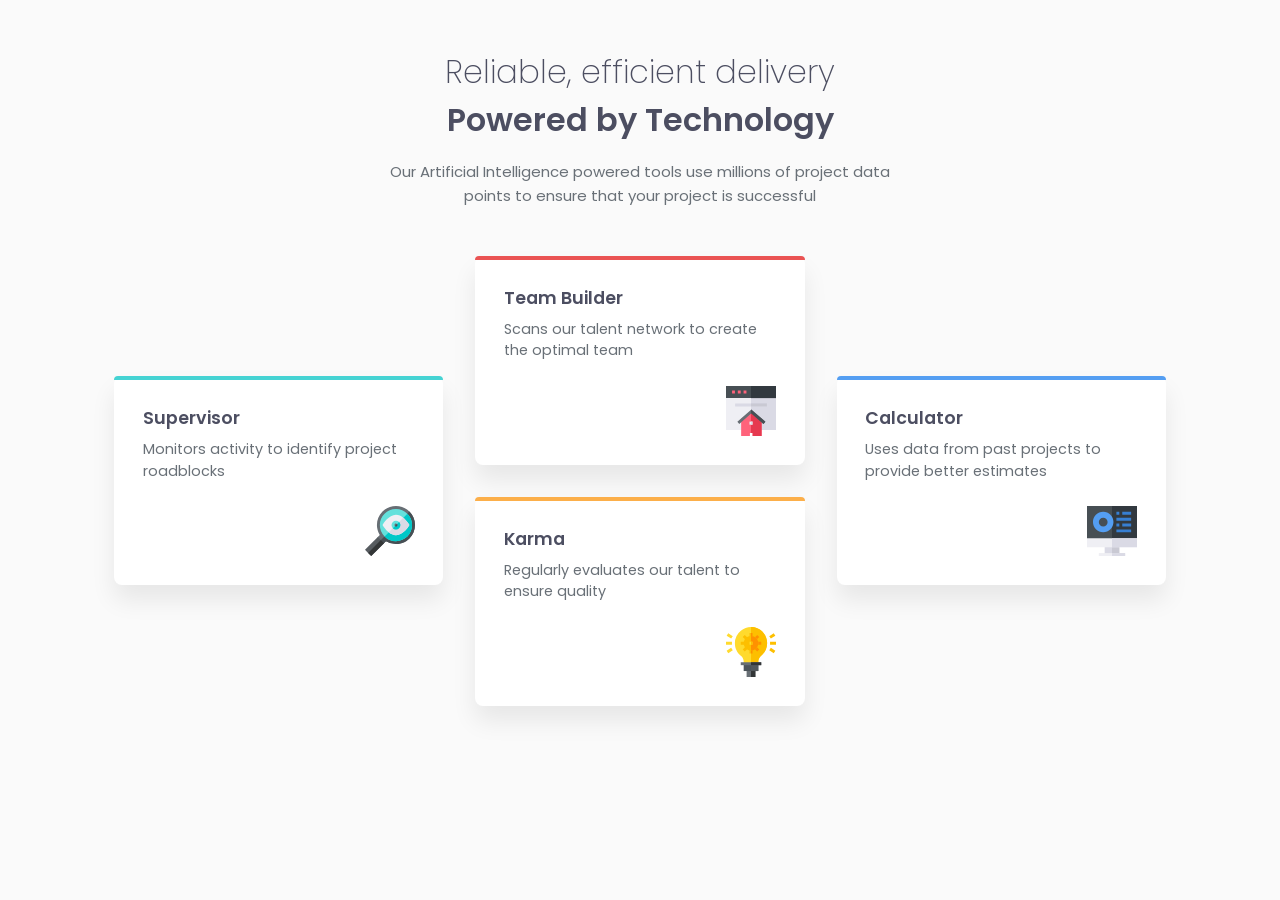
<file: index.html>
<!DOCTYPE html>
<html lang="en">
<head>
  <meta charset="UTF-8">
  <meta name="viewport" content="width=device-width, initial-scale=1.0">

  <link href="https://fonts.googleapis.com/css2?family=Poppins:wght@200;400;600&display=swap" rel="stylesheet">

  <title>Feature Section</title>
  <link rel="stylesheet" href="zadaniebuildingresp.css">
</head>
<body>

<section class="features">
  <div class="container">

    <h2 class="features__title">Reliable, efficient delivery</h2>
    <h2 class="features__subtitle">Powered by Technology</h2>

    <p class="features__description">
      Our Artificial Intelligence powered tools use millions of project data
      points to ensure that your project is successful
    </p>

    <div class="features__grid">

      <div class="card card--cyan">
        <h3>Supervisor</h3>
        <p>Monitors activity to identify project roadblocks</p>
        <img src="icon-supervisor.svg" alt="">
      </div>

      <div class="card card--red">
        <h3>Team Builder</h3>
        <p>Scans our talent network to create the optimal team</p>
        <img src="icon-team-builder.svg" alt="">
      </div>

      <div class="card card--orange">
        <h3>Karma</h3>
        <p>Regularly evaluates our talent to ensure quality</p>
        <img src="icon-karma.svg" alt="">
      </div>

      <div class="card card--blue">
        <h3>Calculator</h3>
        <p>Uses data from past projects to provide better estimates</p>
        <img src="icon-calculator.svg" alt="">
      </div>

    </div>
  </div>
</section>

</body>
</html>
</file>
<file: zadaniebuildingresp.css>
/* VARIABLES */
:root {
  --red: hsl(0, 78%, 62%);
  --cyan: hsl(180, 62%, 55%);
  --orange: hsl(34, 97%, 64%);
  --blue: hsl(212, 86%, 64%);

  --grey-500: hsl(234, 12%, 34%);
  --grey-400: hsl(212, 6%, 44%);
  --white: hsl(0, 0%, 100%);
}

/* RESET */
* {
  box-sizing: border-box;
  margin: 0;
  padding: 0;
}

/* BODY */
body {
  font-family: "Poppins", sans-serif;
  font-size: 15px;
  background: #fafafa;
  color: var(--grey-500);
}

/* CONTAINER */
.container {
  max-width: 1100px;
  margin: 0 auto;
  padding: 3rem 1.5rem;
  text-align: center;
}

/* TYPOGRAPHY */
.features__title {
  font-weight: 200;
  font-size: clamp(1.6rem, 2.5vw, 2.2rem);
}

.features__subtitle {
  font-weight: 600;
  font-size: clamp(1.6rem, 2.5vw, 2.2rem);
  margin-bottom: 1rem;
}

.features__description {
  color: var(--grey-400);
  max-width: 500px;
  margin: 0 auto 3rem;
  line-height: 1.6;
}

/* GRID */
.features__grid {
  display: grid;
  gap: 1.5rem;
}

/* CARD */
.card {
  background: var(--white);
  padding: 1.8rem;
  border-radius: 8px;
  box-shadow: 0 15px 25px rgba(0,0,0,0.08);
  text-align: left;
  position: relative;
}

.card h3 {
  margin-bottom: 0.5rem;
  font-weight: 600;
}

.card p {
  color: var(--grey-400);
  font-size: 0.9rem;
  line-height: 1.5;
}

/* ICON */
.card img {
  width: 50px;
  margin-top: 1.5rem;
  margin-left: auto;
  display: block;
}

/* TOP BORDER COLORS */
.card::before {
  content: "";
  position: absolute;
  height: 4px;
  top: 0;
  left: 0;
  right: 0;
  border-radius: 8px 8px 0 0;
}

.card--cyan::before { background: var(--cyan); }
.card--red::before { background: var(--red); }
.card--orange::before { background: var(--orange); }
.card--blue::before { background: var(--blue); }

/* DESKTOP LAYOUT */
@media (min-width: 900px) {
  .features__grid {
    grid-template-columns: repeat(3, 1fr);
    gap: 2rem;
    align-items: center;
  }

  .card--cyan {
    grid-column: 1;
    grid-row: 1 / span 2;
  }

  .card--red {
    grid-column: 2;
    grid-row: 1;
  }

  .card--orange {
    grid-column: 2;
    grid-row: 2;
  }

  .card--blue {
    grid-column: 3;
    grid-row: 1 / span 2;
  }
}
</file>
